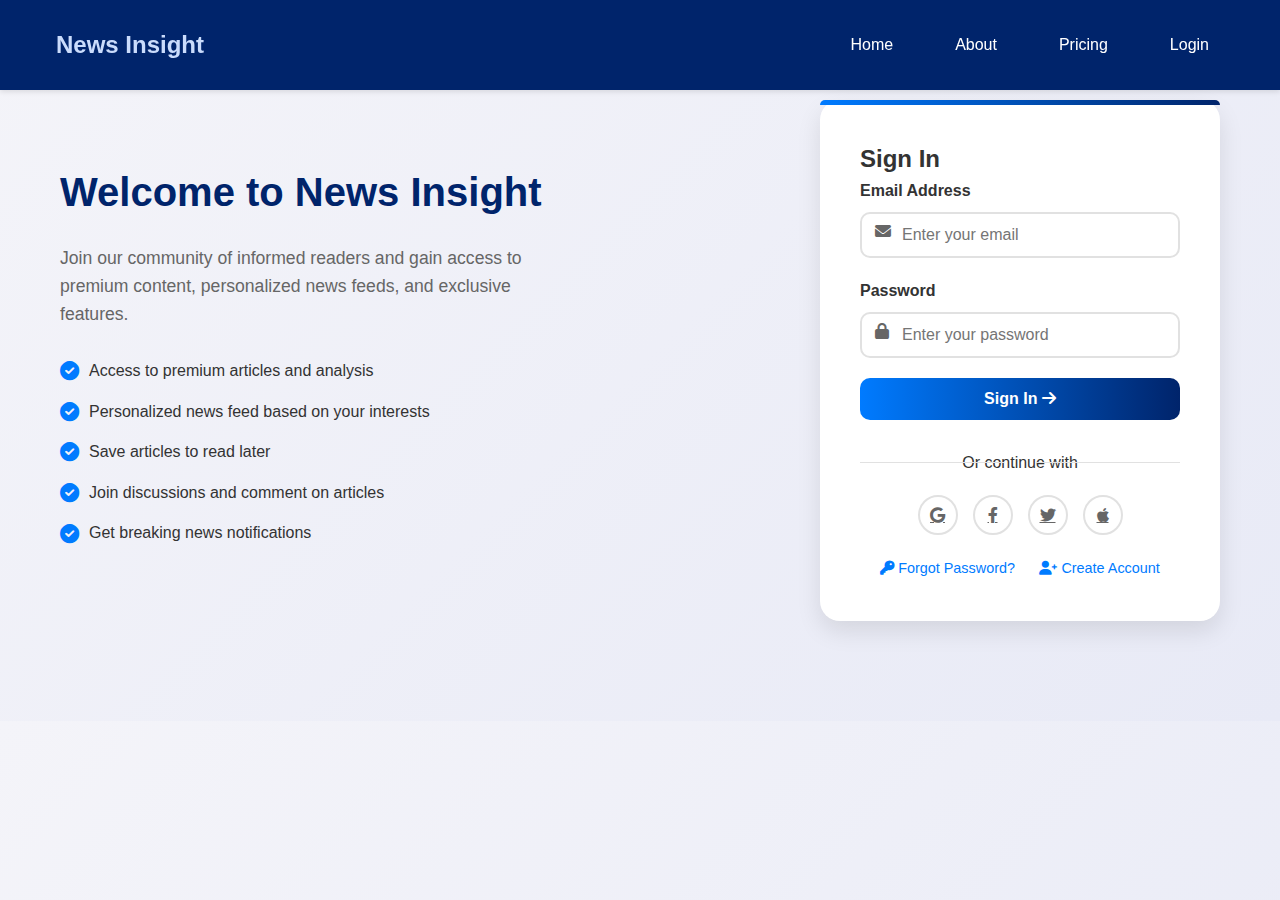
<file: login.html>
<!DOCTYPE html>
<html lang="en">
<head>
    <meta charset="UTF-8">
    <meta name="viewport" content="width=device-width, initial-scale=1.0">
    <title>Login - News Insight</title>
    <link rel="stylesheet" href="styles.css">
    <link rel="stylesheet" href="https://cdnjs.cloudflare.com/ajax/libs/font-awesome/6.0.0/css/all.min.css">
    <style>
        /* Login Page Specific Styles */
        body {
            margin: 0;
            padding: 0;
            font-family: Arial, sans-serif;
            background: linear-gradient(135deg, #f4f4f9 0%, #e8eaf6 100%);
        }

        .login-section {
            max-width: 1200px;
            margin: 100px auto;
            padding: 0 20px;
            display: flex;
            justify-content: space-between;
            align-items: center;
            gap: 50px;
        }

        .login-info {
            flex: 1;
            max-width: 500px;
        }

        .login-info h1 {
            font-size: 2.5rem;
            color: #00246B;
            margin-bottom: 20px;
        }

        .login-info p {
            font-size: 1.1rem;
            color: #666;
            line-height: 1.6;
            margin-bottom: 30px;
        }

        .features-list {
            list-style: none;
            padding: 0;
        }

        .features-list li {
            margin-bottom: 15px;
            display: flex;
            align-items: center;
            color: #333;
        }

        .features-list i {
            color: #007bff;
            margin-right: 10px;
            font-size: 1.2rem;
        }

        .login-container {
            flex: 1;
            max-width: 400px;
            background: #fff;
            padding: 40px;
            border-radius: 20px;
            box-shadow: 0 10px 25px rgba(0, 0, 0, 0.1);
            position: relative;
        }

        .login-container::before {
            content: '';
            position: absolute;
            top: 0;
            left: 0;
            width: 100%;
            height: 5px;
            background: linear-gradient(90deg, #007bff, #00246B);
            border-radius: 20px 20px 0 0;
        }

        .login-form .input-group {
            margin-bottom: 20px;
        }

        .login-form label {
            display: block;
            margin-bottom: 8px;
            color: #333;
            font-weight: 600;
        }

        .login-form input {
            width: 100%;
            padding: 12px 15px 12px 40px;
            border: 2px solid #e1e1e1;
            border-radius: 10px;
            font-size: 1rem;
            transition: all 0.3s ease;
        }

        .login-form input:focus {
            border-color: #007bff;
            box-shadow: 0 0 10px rgba(0, 123, 255, 0.2);
            outline: none;
        }

        .input-group {
            position: relative;
        }

        .input-group i {
            position: absolute;
            left: 15px;
            top: 45px;
            color: #666;
        }

        .login-form button {
            width: 100%;
            padding: 12px;
            background: linear-gradient(90deg, #007bff, #00246B);
            color: #fff;
            border: none;
            border-radius: 10px;
            font-size: 1rem;
            font-weight: 600;
            cursor: pointer;
            transition: transform 0.3s ease;
        }

        .login-form button:hover {
            transform: translateY(-2px);
        }

        .social-login {
            text-align: center;
            margin-top: 30px;
            position: relative;
        }

        .social-login::before,
        .social-login::after {
            content: '';
            position: absolute;
            top: 50%;
            width: 45%;
            height: 1px;
            background: #e1e1e1;
        }

        .social-login::before { left: 0; }
        .social-login::after { right: 0; }

        .social-icons {
            display: flex;
            justify-content: center;
            gap: 15px;
            margin-top: 20px;
        }

        .social-icons a {
            width: 40px;
            height: 40px;
            border-radius: 50%;
            display: flex;
            align-items: center;
            justify-content: center;
            border: 2px solid #e1e1e1;
            color: #666;
            transition: all 0.3s ease;
        }

        .social-icons a:hover {
            background: #007bff;
            border-color: #007bff;
            color: #fff;
            transform: translateY(-2px);
        }

        .extra-links {
            margin-top: 20px;
            text-align: center;
        }

        .extra-links a {
            color: #007bff;
            text-decoration: none;
            margin: 0 10px;
            font-size: 0.9rem;
            transition: color 0.3s ease;
        }

        .extra-links a:hover {
            color: #00246B;
            text-decoration: underline;
        }

        @media (max-width: 968px) {
            .login-section {
                flex-direction: column;
                margin: 60px auto;
            }

            .login-info {
                text-align: center;
                margin-bottom: 40px;
            }

            .features-list li {
                justify-content: center;
            }
        }
    </style>
</head>
<body>
    <header>
        <nav>
            <div class="logo">News Insight</div>
            <ul class="nav-links">
                <li><a href="index.html">Home</a></li>
                <li><a href="about.html">About</a></li>
                <li><a href="pricing.html">Pricing</a></li>
                <li><a href="login.html" class="active">Login</a></li>
            </ul>
        </nav>
    </header>

    <section class="login-section">
        <div class="login-info">
            <h1>Welcome to News Insight</h1>
            <p>Join our community of informed readers and gain access to premium content, personalized news feeds, and exclusive features.</p>
            <ul class="features-list">
                <li><i class="fas fa-check-circle"></i> Access to premium articles and analysis</li>
                <li><i class="fas fa-check-circle"></i> Personalized news feed based on your interests</li>
                <li><i class="fas fa-check-circle"></i> Save articles to read later</li>
                <li><i class="fas fa-check-circle"></i> Join discussions and comment on articles</li>
                <li><i class="fas fa-check-circle"></i> Get breaking news notifications</li>
            </ul>
        </div>

        <div class="login-container">
            <h2>Sign In</h2>
            <form class="login-form">
                <div class="input-group">
                    <label for="email">Email Address</label>
                    <i class="fas fa-envelope"></i>
                    <input type="email" id="email" name="email" placeholder="Enter your email" required>
                </div>
                <div class="input-group">
                    <label for="password">Password</label>
                    <i class="fas fa-lock"></i>
                    <input type="password" id="password" name="password" placeholder="Enter your password" required>
                </div>
                <button type="submit">Sign In <i class="fas fa-arrow-right"></i></button>
            </form>

            <div class="social-login">
                <span>Or continue with</span>
            </div>
            
            <div class="social-icons">
                <a href="#"><i class="fab fa-google"></i></a>
                <a href="#"><i class="fab fa-facebook-f"></i></a>
                <a href="#"><i class="fab fa-twitter"></i></a>
                <a href="#"><i class="fab fa-apple"></i></a>
            </div>

            <div class="extra-links">
                <a href="#"><i class="fas fa-key"></i> Forgot Password?</a>
                <a href="#"><i class="fas fa-user-plus"></i> Create Account</a>
            </div>
        </div>
    </section>
</body>
</html>
</file>
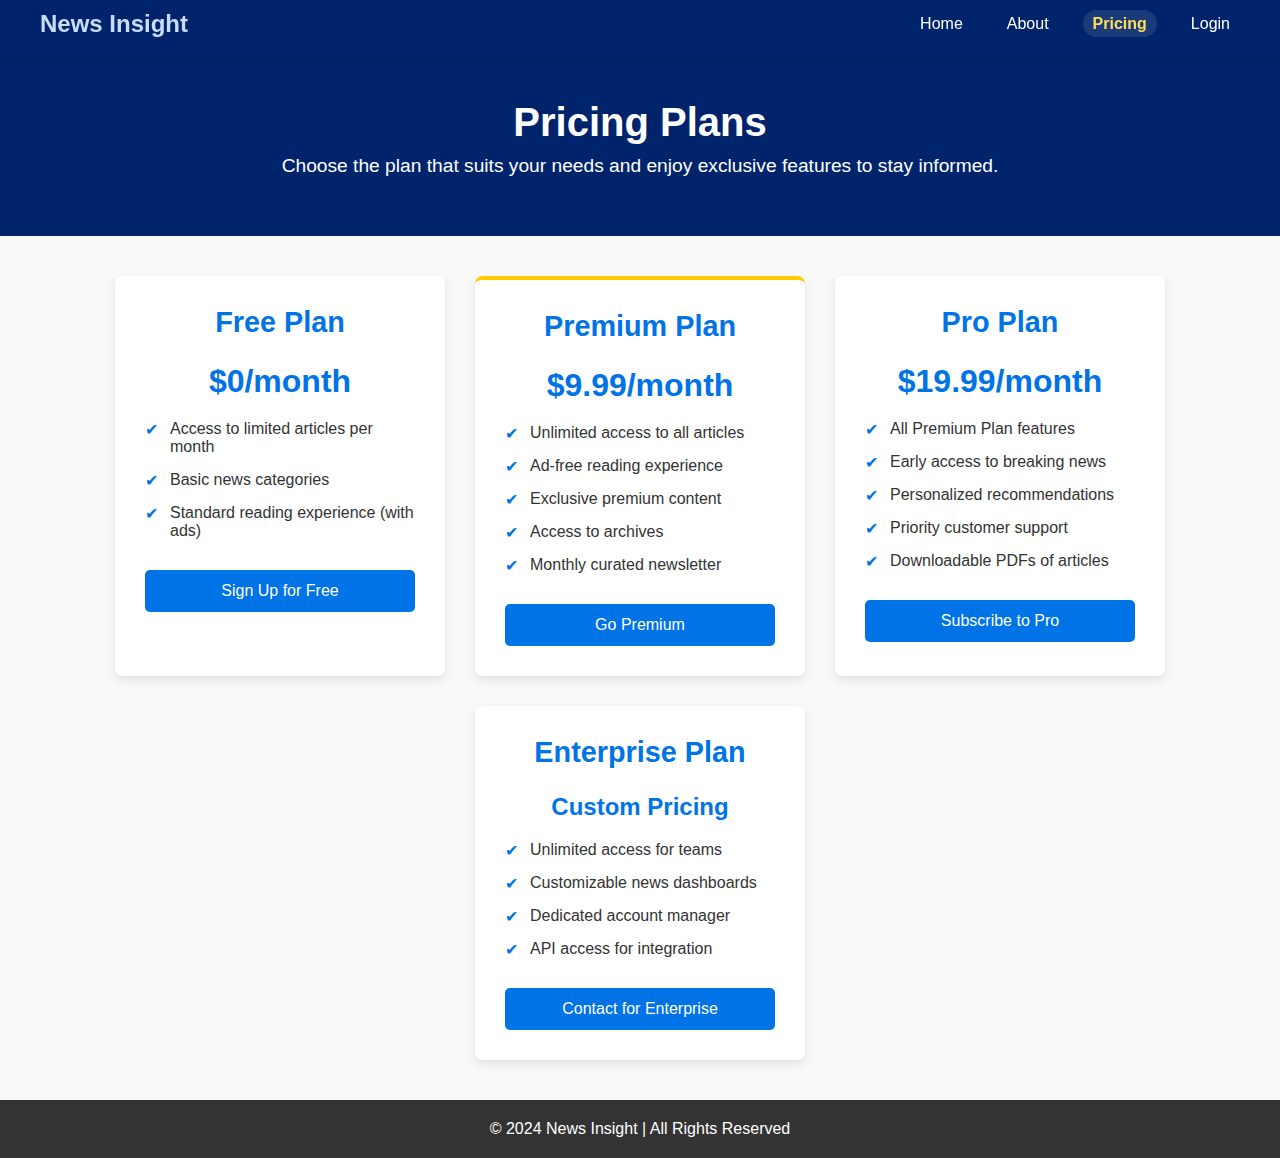
<file: pricing.html>
<!DOCTYPE html>
<html lang="en">
<head>
  <meta charset="UTF-8">
  <meta name="viewport" content="width=device-width, initial-scale=1.0">
  <title>News Insight - Pricing</title>
  <link rel="stylesheet" href="https://cdnjs.cloudflare.com/ajax/libs/font-awesome/6.0.0/css/all.min.css">
  <style>
    /* Header Styles from index.html */
    header {
      background-color: #00246B;
      color: #CADCFC;
      box-shadow: 0 2px 5px rgba(0,0,0,0.1);
      position: fixed;
      width: 100%;
      height: 40px;
      top: 0;
      z-index: 1000;
      padding: 10px 0;
    }

    nav {
      display: flex;
      justify-content: space-between;
      align-items: center;
      max-width: 1200px;
      margin: 0 auto;
      padding: 0 2rem;
    }

    .logo {
      font-size: 1.5rem;
      font-weight: bold;
    }

    .nav-links {
      list-style: none;
      display: flex;
      gap: 1.5rem;
      margin: 0;
      padding: 0;
    }

    .nav-links a {
      color: #ffffff;
      text-decoration: none;
      font-size: 1rem;
      transition: color 0.3s ease;
      padding: 5px 10px;
      border-radius: 15px;
    }

    .nav-links a:hover {
      color: #ffdd57;
      background: rgba(255, 255, 255, 0.1);
    }

    .nav-links .active {
      color: #ffdd57;
      font-weight: bold;
      background: rgba(255, 255, 255, 0.1);
    }

    /* Existing pricing styles with adjustments */
    body {
      font-family: Arial, sans-serif;
      margin: 0;
      padding: 0;
      background-color: #f9f9f9;
      color: #333;
    }

    .header-content {
      text-align: center;
      padding: 100px 20px 40px; /* Adjusted padding-top to account for fixed header */
      background-color: #00246B;
      color: white;
    }

    .header-content h1 {
      margin: 0;
      font-size: 2.5em;
    }

    .header-content p {
      margin-top: 10px;
      font-size: 1.2em;
    }

    .pricing-container {
      display: flex;
      justify-content: center;
      flex-wrap: wrap;
      gap: 30px;
      padding: 40px 20px;
      max-width: 1200px;
      margin: 0 auto;
    }
    .pricing-card {
      background-color: white;
      border-radius: 8px;
      box-shadow: 0px 4px 10px rgba(0,0,0,0.1);
      width: calc(25% - 30px);
      padding: 30px;
      transition: transform 0.3s ease;
    }
    .pricing-card:hover {
      transform: translateY(-5px);
    }
    .pricing-card h2 {
      text-align: center;
      color: #0073e6;
      font-size: 1.8em;
      margin-top: 0;
    }
    .price {
      font-size: 2em;
      color: #0073e6;
      text-align: center;
      font-weight: bold;
      margin: 20px 0;
    }
    .pricing-card ul {
      list-style-type: none;
      padding-left: 0;
      margin-bottom: 30px;
    }
    .pricing-card ul li {
      margin-bottom: 15px;
      position: relative;
      padding-left: 25px;
    }
    .pricing-card ul li::before {
      content: "✔";
      color: #0073e6;
      position: absolute;
      left: 0;
    }
    .btn {
      display: block;
      width: 100%;
      padding: 12px 0;
      background-color: #0073e6;
      color: white;
      border: none;
      border-radius: 5px;
      font-size: 1em;
      cursor: pointer;
      transition: background-color 0.3s ease;
    }
    .btn:hover {
      background-color: #005bb5;
    }
    .premium {
      border-top: 4px solid #ffcc00;
    }
    .enterprise .price {
      font-size: 1.5em;
    }
    .footer {
      text-align: center;
      padding: 20px;
      background-color: #333;
      color: white;
    }
    @media (max-width: 1200px) {
      .pricing-card {
        width: calc(50% - 30px);
      }
    }
    @media (max-width: 768px) {
      .pricing-card {
        width: 100%;
      }
    }
  </style>
</head>
<body>
  <!-- New header from index.html -->
  <header>
    <nav>
      <div class="logo">News Insight</div>
      <ul class="nav-links">
        <li><a href="index.html">Home</a></li>
        <li><a href="about.html">About</a></li>
        <li><a href="pricing.html" class="active">Pricing</a></li>
        <li><a href="login.html">Login</a></li>
      </ul>
    </nav>
  </header>

  <!-- Renamed from header to header-content -->
  <div class="header-content">
    <h1>Pricing Plans</h1>
    <p>Choose the plan that suits your needs and enjoy exclusive features to stay informed.</p>
  </div>

  <section class="pricing-container">
    <!-- Free Plan -->
    <div class="pricing-card">
      <h2>Free Plan</h2>
      <p class="price">$0/month</p>
      <ul>
        <li>Access to limited articles per month</li>
        <li>Basic news categories</li>
        <li>Standard reading experience (with ads)</li>
      </ul>
      <button class="btn">Sign Up for Free</button>
    </div>

    <!-- Premium Plan -->
    <div class="pricing-card premium">
      <h2>Premium Plan</h2>
      <p class="price">$9.99/month</p>
      <ul>
        <li>Unlimited access to all articles</li>
        <li>Ad-free reading experience</li>
        <li>Exclusive premium content</li>
        <li>Access to archives</li>
        <li>Monthly curated newsletter</li>
      </ul>
      <button class="btn">Go Premium</button>
    </div>

    <!-- Pro Plan -->
    <div class="pricing-card">
      <h2>Pro Plan</h2>
      <p class="price">$19.99/month</p>
      <ul>
        <li>All Premium Plan features</li>
        <li>Early access to breaking news</li>
        <li>Personalized recommendations</li>
        <li>Priority customer support</li>
        <li>Downloadable PDFs of articles</li>
      </ul>
      <button class="btn">Subscribe to Pro</button>
    </div>

    <!-- Enterprise Plan -->
    <div class="pricing-card enterprise">
      <h2>Enterprise Plan</h2>
      <p class="price">Custom Pricing</p>
      <ul>
        <li>Unlimited access for teams</li>
        <li>Customizable news dashboards</li>
        <li>Dedicated account manager</li>
        <li>API access for integration</li>
      </ul>
      <button class="btn">Contact for Enterprise</button>
    </div>
  </section>

  <footer class="footer">
    © 2024 News Insight | All Rights Reserved
  </footer>
</body>
</html>
</file>
<file: styles.css>
/* Global Styles */
:root {
    --primary-color: #007bff;
    --secondary-color: #0056b3;
    --text-color: #333;
    --background-color: #f8f9fa;
    --white-color: #fff;
}

* {
    margin: 0;
    padding: 0;
    box-sizing: border-box;
}

body {
    font-family: Arial, sans-serif;
    line-height: 1.6;
    color: var(--text-color);
}

/* Header and Navigation */
header {
    background-color: #00246B;
    color: #CADCFC;
    box-shadow: 0 2px 5px rgba(0,0,0,0.1);
    position: fixed;
    width: 100%;
    top: 0;
    z-index: 1000;
    padding: 10px 0;
}

nav {
    max-width: 1200px;
    margin: 0 auto;
    padding: 1rem;
    display: flex;
    justify-content: space-between;
    align-items: center;
}

.logo {
    font-size: 1.5rem;
    font-weight: bold;
}

.nav-links {
    display: flex;
    list-style: none;
}

.nav-links li {
    margin-left: 2rem;
}

.nav-links a {
    text-decoration: none;
    color: var(--white-color);
    font-weight: 500;
    padding: 0 15px;
}

.nav-links a:hover {
    text-decoration: underline;
}

/* Main Content */
main {
    max-width: 1200px;
    margin: 80px auto 40px;
    padding: 0 1rem;
}

.featured-post {
    text-align: center;
    padding: 3rem 0;
}

.featured-post h1 {
    font-size: 2.5rem;
    margin-bottom: 1rem;
}

/* Blog Posts */
.blog-posts {
    display: grid;
    grid-template-columns: repeat(auto-fit, minmax(350px, 1fr));
    gap: 2.5rem;
    padding: 2rem 0;
}

.post {
    background: var(--white-color);
    border-radius: 8px;
    overflow: hidden;
    box-shadow: 0 2px 5px rgba(0,0,0,0.1);
    transition: transform 0.3s ease;
    position: relative;
}

.post:hover {
    transform: translateY(-5px);
}

.post img {
    width: 100%;
    height: 200px;
    object-fit: cover;
}

.post h2 {
    padding: 1rem;
    font-size: 1.5rem;
    min-height: 4rem;
    line-height: 1.3;
}

.post-meta {
    padding: 0 1rem;
    color: #666;
    font-size: 0.9rem;
    display: flex;
    justify-content: space-between;
}

.post p {
    padding: 1rem;
}

.read-more {
    display: inline-block;
    padding: 0.5rem 1rem;
    margin: 0 1rem 1rem;
    background-color: var(--primary-color);
    color: var(--white-color);
    text-decoration: none;
    border-radius: 4px;
}

.read-more:hover {
    background-color: var(--secondary-color);
}

/* Add category tags */
.post::before {
    content: attr(data-category);
    position: absolute;
    top: 10px;
    right: 10px;
    background: rgba(0, 123, 255, 0.9);
    color: var(--white-color);
    padding: 5px 10px;
    border-radius: 15px;
    font-size: 0.8rem;
    z-index: 1;
}

/* Modal Styles */
.modal {
    display: none;
    position: fixed;
    z-index: 1001;
    left: 0;
    top: 0;
    width: 100%;
    height: 100%;
    overflow: auto;
    background-color: rgba(0,0,0,0.8);
}

.modal-content {
    background-color: #fefefe;
    margin: 5% auto;
    padding: 30px;
    border: 1px solid #888;
    width: 90%;
    max-width: 800px;
    border-radius: 8px;
    position: relative;
    max-height: 85vh;
    overflow-y: auto;
}

.close {
    color: #aaa;
    float: right;
    font-size: 28px;
    font-weight: bold;
    cursor: pointer;
    position: absolute;
    right: 20px;
    top: 10px;
}

.close:hover {
    color: #333;
}

.article-meta {
    color: #666;
    margin: 15px 0;
    font-size: 0.9rem;
}

.article-meta span {
    margin-right: 20px;
}

.article-body {
    line-height: 1.8;
    color: #333;
}

.article-body h3 {
    margin: 25px 0 15px;
    color: #00246B;
}

.article-body ul {
    margin: 15px 0;
    padding-left: 20px;
}

.article-body li {
    margin: 10px 0;
}

.article-body p {
    margin: 15px 0;
}

/* About Page Styles */
.about-section {
    max-width: 1200px;
    margin: 100px auto;
    padding: 0 20px;
}

.about-header {
    text-align: center;
    margin-bottom: 50px;
}

.about-header img {
    width: 100%;
    max-height: 400px;
    object-fit: cover;
    border-radius: 8px;
    margin-top: 20px;
}

.team-grid {
    display: grid;
    grid-template-columns: repeat(auto-fit, minmax(250px, 1fr));
    gap: 30px;
    margin-top: 30px;
}

.team-member {
    text-align: center;
    padding: 20px;
    background: var(--background-color);
    border-radius: 8px;
}

.team-member img {
    width: 150px;
    height: 150px;
    border-radius: 50%;
    margin-bottom: 15px;
}

/* Contact Page Styles */
.contact-section {
    max-width: 1200px;
    margin: 100px auto;
    padding: 0 20px;
}

.contact-container {
    display: grid;
    grid-template-columns: 1fr 2fr;
    gap: 50px;
    margin-top: 50px;
}

.contact-info {
    background: var(--background-color);
    padding: 30px;
    border-radius: 8px;
}

.info-item {
    display: flex;
    align-items: center;
    margin-bottom: 20px;
}

.info-item i {
    margin-right: 15px;
    color: var(--primary-color);
}

.contact-form .form-group {
    margin-bottom: 20px;
}

.contact-form label {
    display: block;
    margin-bottom: 5px;
}

.contact-form input,
.contact-form textarea {
    width: 100%;
    padding: 10px;
    border: 1px solid #ddd;
    border-radius: 4px;
}

.contact-form textarea {
    height: 150px;
}

.submit-btn {
    background: var(--primary-color);
    color: var(--white-color);
    padding: 12px 30px;
    border: none;
    border-radius: 4px;
    cursor: pointer;
}

.submit-btn:hover {
    background: var(--secondary-color);
}

/* Enhanced Footer Styles */
.footer-content {
    display: grid;
    grid-template-columns: repeat(auto-fit, minmax(250px, 1fr));
    gap: 40px;
    padding: 60px 20px;
    max-width: 1200px;
    margin: 0 auto;
}

.footer-social {
    margin-top: 20px;
}

.footer-social a {
    margin-right: 15px;
    font-size: 20px;
}

.newsletter-form {
    display: flex;
    gap: 10px;
    margin-top: 15px;
}

.newsletter-form input {
    flex: 1;
    padding: 10px;
    border: 1px solid #555;
    border-radius: 4px;
    background: transparent;
    color: var(--white-color);
}

.newsletter-form button {
    padding: 10px 20px;
    background: var(--primary-color);
    border: none;
    border-radius: 4px;
    color: var(--white-color);
    cursor: pointer;
}

.newsletter-form button:hover {
    background: var(--secondary-color);
}

.footer-section i {
    margin-right: 10px;
}

/* Responsive Design */
@media (max-width: 768px) {
    .contact-container {
        grid-template-columns: 1fr;
    }
    
    .footer-content {
        grid-template-columns: 1fr;
        text-align: center;
    }
    
    .footer-social {
        justify-content: center;
    }
    
    .newsletter-form {
        flex-direction: column;
    }
}

/* Responsive adjustments */
@media (max-width: 1200px) {
    .blog-posts {
        grid-template-columns: repeat(2, 1fr);
    }
}

@media (max-width: 768px) {
    .nav-links {
        display: none;
    }
    
    .featured-post h1 {
        font-size: 2rem;
    }
    
    .blog-posts {
        grid-template-columns: 1fr;
    }
}
</file>
